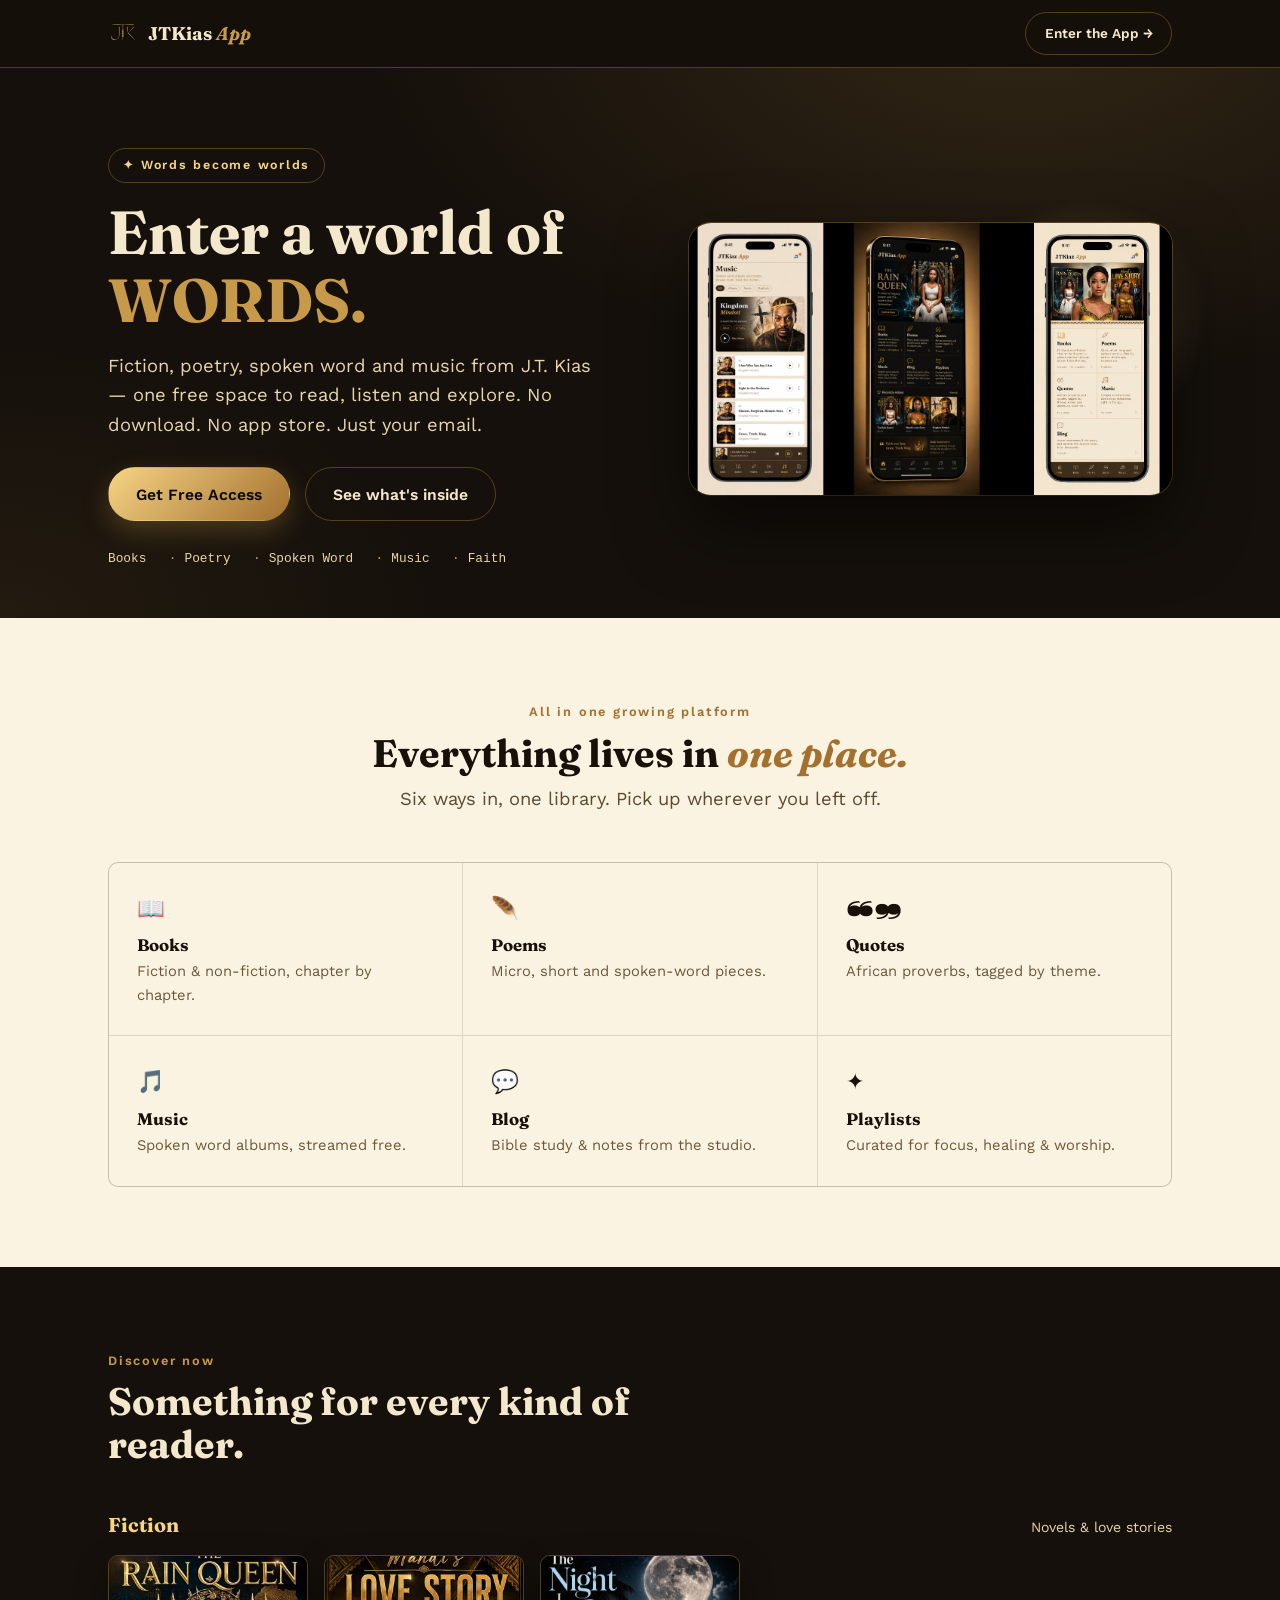
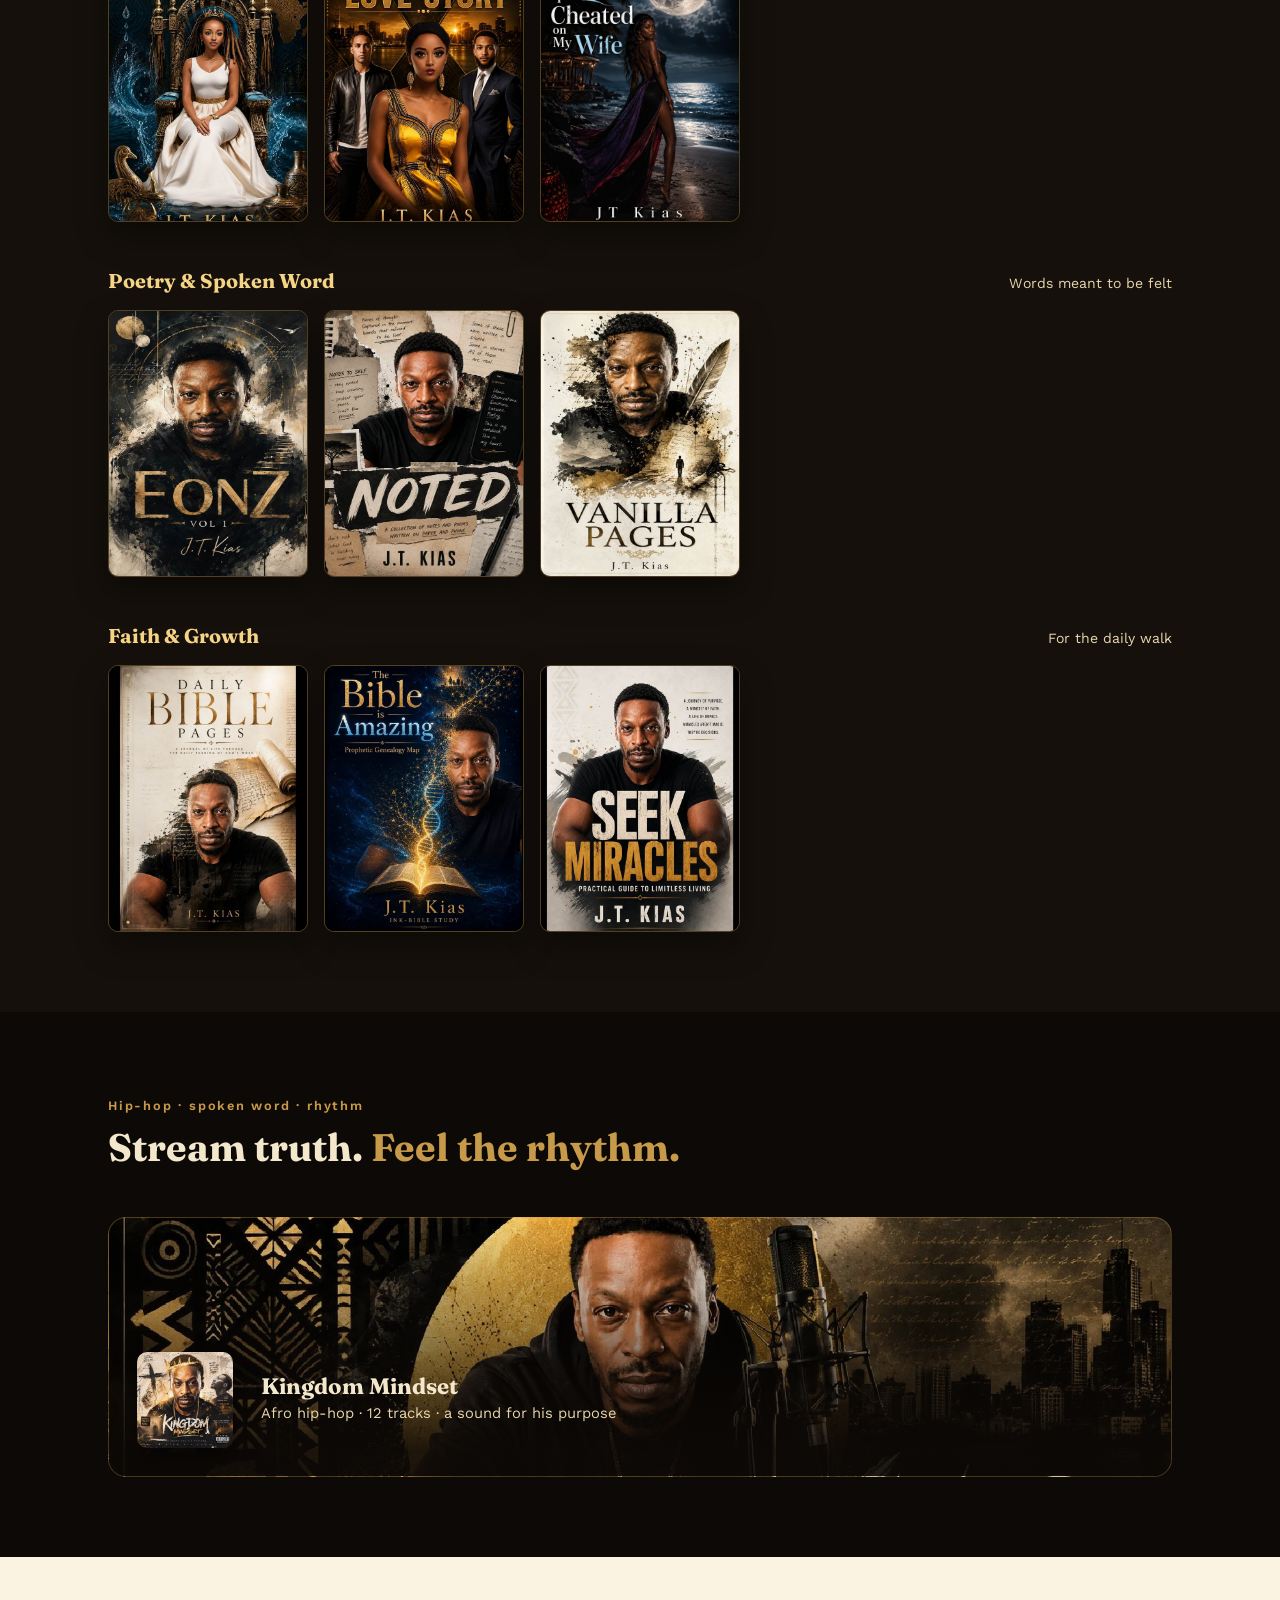
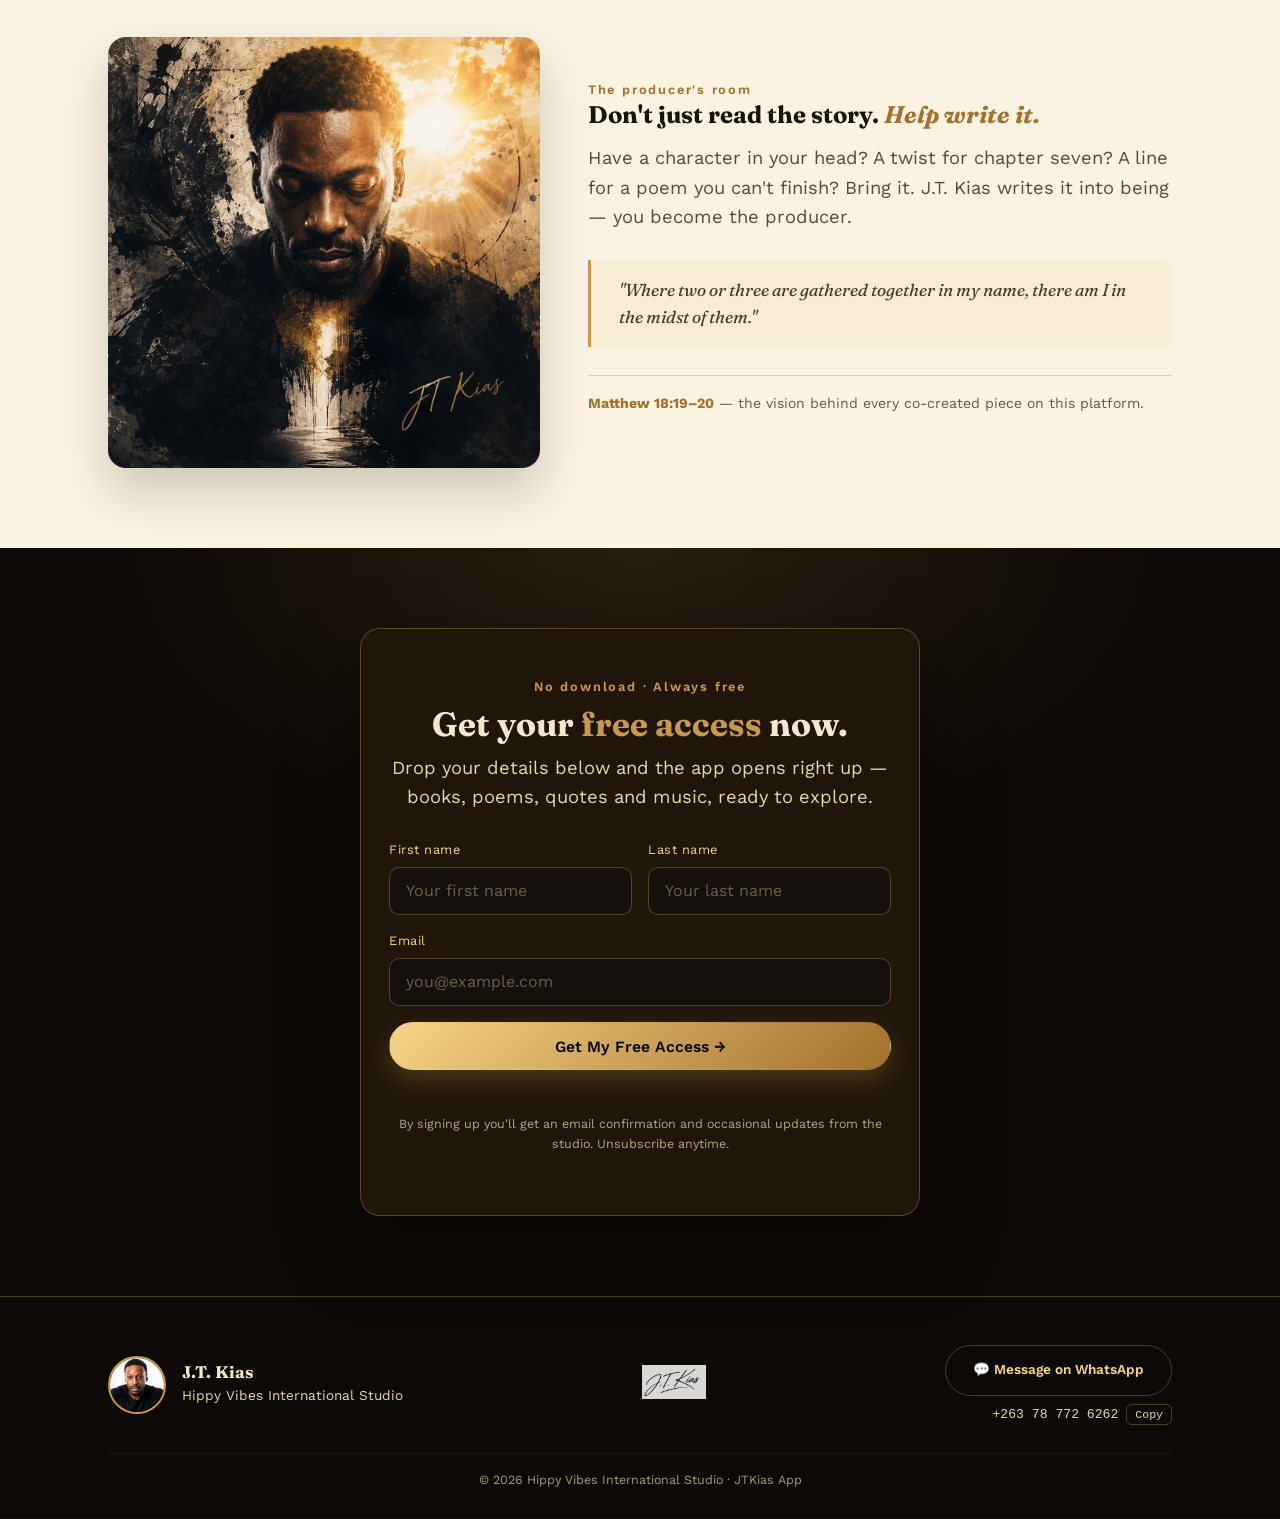
<file: index.html>
<!DOCTYPE html>
<html lang="en">
<head>
<meta charset="UTF-8">
<meta name="viewport" content="width=device-width, initial-scale=1.0">
<title>JTKias App — Enter a World of WORDS</title>
<meta name="description" content="Books, poetry, spoken word and music from J.T. Kias — free, no download, no app store. Sign up to explore the JTKias App.">
<link rel="icon" type="image/png" href="assets/branding/jtk-logo.png">
<link rel="stylesheet" href="css/style.css">
</head>
<body>

<header class="site-header">
  <div class="wrap">
    <a class="brand" href="#top">
      <img src="assets/branding/jtk-logo.png" alt="JTK logo">
      <span>JTKias <em>App</em></span>
    </a>
    <a class="btn btn-outline header-cta" href="#signup" target="_blank" rel="noopener">Enter the App →</a>
  </div>
</header>

<main id="top">

  <!-- ============ HERO ============ -->
  <section class="hero">
    <div class="wrap">
      <div class="hero-copy">
        <span class="hero-kicker">✦ Words become worlds</span>
        <h1>Enter a world of <span class="accent">WORDS.</span></h1>
        <p class="lede">Fiction, poetry, spoken word and music from J.T. Kias — one free space to read, listen and explore. No download. No app store. Just your email.</p>
        <div class="hero-actions">
          <a href="#signup" class="btn btn-gold">Get Free Access</a>
          <a href="#inside" class="btn btn-outline">See what's inside</a>
        </div>
        <div class="hero-tags">
          <span>Books</span><span>Poetry</span><span>Spoken Word</span><span>Music</span><span>Faith</span>
        </div>
      </div>
      <div class="hero-art">
        <img src="assets/phones/collage.jpg" alt="The JTKias App shown on three phones — home, music and library screens">
      </div>
    </div>
  </section>

  <!-- ============ WHAT'S INSIDE ============ -->
  <section class="section section-light" id="inside">
    <div class="wrap">
      <div class="section-head center">
        <span class="eyebrow">All in one growing platform</span>
        <h2>Everything lives in <em class="accent-serif">one place.</em></h2>
        <p class="lede" style="margin-left:auto;margin-right:auto;">Six ways in, one library. Pick up wherever you left off.</p>
      </div>
      <div class="tiles reveal">
        <div class="tile"><span class="tile-icon">📖</span><h3>Books</h3><p>Fiction &amp; non-fiction, chapter by chapter.</p></div>
        <div class="tile"><span class="tile-icon">🪶</span><h3>Poems</h3><p>Micro, short and spoken-word pieces.</p></div>
        <div class="tile"><span class="tile-icon">❝❞</span><h3>Quotes</h3><p>African proverbs, tagged by theme.</p></div>
        <div class="tile"><span class="tile-icon">🎵</span><h3>Music</h3><p>Spoken word albums, streamed free.</p></div>
        <div class="tile"><span class="tile-icon">💬</span><h3>Blog</h3><p>Bible study &amp; notes from the studio.</p></div>
        <div class="tile"><span class="tile-icon">✦</span><h3>Playlists</h3><p>Curated for focus, healing &amp; worship.</p></div>
      </div>
    </div>
  </section>

  <!-- ============ BOOK SHELVES ============ -->
  <section class="section section-dark" id="books">
    <div class="wrap">
      <div class="section-head">
        <span class="eyebrow">Discover now</span>
        <h2>Something for every kind of reader.</h2>
      </div>

      <div class="shelf reveal">
        <div class="shelf-head"><h3>Fiction</h3><p>Novels &amp; love stories</p></div>
        <div class="shelf-row">
          <div class="book-card"><img src="assets/covers/rain-queen.jpg" alt="The Rain Queen — a novel of legacy, power and the waters that remember, by J.T. Kias"></div>
          <div class="book-card"><img src="assets/covers/mandis-love-story.jpg" alt="Mandi's Love Story, a novel by J.T. Kias"></div>
          <div class="book-card"><img src="assets/covers/night-i-cheated.jpg" alt="The Night I Cheated on My Wife, a novel by J.T. Kias"></div>
        </div>
      </div>

      <div class="shelf reveal">
        <div class="shelf-head"><h3>Poetry &amp; Spoken Word</h3><p>Words meant to be felt</p></div>
        <div class="shelf-row">
          <div class="book-card"><img src="assets/covers/eonz.jpg" alt="EONZ Vol. 1, poetry by J.T. Kias"></div>
          <div class="book-card"><img src="assets/covers/noted.jpg" alt="Noted — a collection of notes and poems, by J.T. Kias"></div>
          <div class="book-card"><img src="assets/covers/vanilla-pages.jpg" alt="Vanilla Pages, poetry by J.T. Kias"></div>
        </div>
      </div>

      <div class="shelf reveal">
        <div class="shelf-head"><h3>Faith &amp; Growth</h3><p>For the daily walk</p></div>
        <div class="shelf-row">
          <div class="book-card"><img src="assets/covers/daily-bible-pages.jpg" alt="Daily Bible Pages, a journal by J.T. Kias"></div>
          <div class="book-card"><img src="assets/covers/bible-is-amazing.jpg" alt="The Bible is Amazing — Prophetic Genealogy Map, by J.T. Kias"></div>
          <div class="book-card"><img src="assets/covers/seek-miracles.jpg" alt="Seek Miracles — a practical guide to limitless living, by J.T. Kias"></div>
        </div>
      </div>
    </div>
  </section>

  <!-- ============ MUSIC ============ -->
  <section class="section section-deep" id="music">
    <div class="wrap">
      <div class="section-head">
        <span class="eyebrow">Hip-hop · spoken word · rhythm</span>
        <h2>Stream truth. <span style="color:var(--gold)">Feel the rhythm.</span></h2>
      </div>
      <div class="music-strip reveal" style="background-image:url('assets/music/music-banner.jpg')">
        <div class="music-strip-inner">
          <img class="art" src="assets/music/kingdom-mindset.jpg" alt="Kingdom Mindset album cover">
          <div>
            <h3>Kingdom Mindset</h3>
            <p>Afro hip-hop · 12 tracks · a sound for his purpose</p>
          </div>
        </div>
      </div>
    </div>
  </section>

  <!-- ============ BECOME A CREATOR ============ -->
  <section class="section section-light" id="create">
    <div class="wrap">
      <div class="creator">
        <div class="creator-art reveal">
          <img src="assets/branding/portrait-glow.jpg" alt="J.T. Kias, portrait">
        </div>
        <div class="reveal">
          <span class="eyebrow">The producer's room</span>
          <h2>Don't just read the story. <em class="accent-serif">Help write it.</em></h2>
          <p class="lede" style="max-width:56ch;margin-top:0.9rem;">Have a character in your head? A twist for chapter seven? A line for a poem you can't finish? Bring it. J.T. Kias writes it into being — you become the producer.</p>
          <blockquote>"Where two or three are gathered together in my name, there am I in the midst of them."</blockquote>
          <p class="verse"><strong>Matthew 18:19–20</strong> — the vision behind every co-created piece on this platform.</p>
        </div>
      </div>
    </div>
  </section>

  <!-- ============ SIGNUP ============ -->
  <section class="section signup" id="signup">
    <div class="wrap">
      <div class="signup-card reveal">
        <span class="eyebrow" style="display:block;text-align:center;margin-bottom:0.5rem;">No download · Always free</span>
        <h2>Get your <span style="color:var(--gold)">free access</span> now.</h2>
        <p class="lede">Drop your details below and the app opens right up — books, poems, quotes and music, ready to explore.</p>

        <form id="signup-form" novalidate>
          <div class="name-row">
            <div class="field">
              <label for="first-name">First name</label>
              <input type="text" id="first-name" name="firstName" placeholder="Your first name" required autocomplete="given-name">
            </div>
            <div class="field">
              <label for="last-name">Last name</label>
              <input type="text" id="last-name" name="lastName" placeholder="Your last name" required autocomplete="family-name">
            </div>
          </div>
          <div class="field">
            <label for="email">Email</label>
            <input type="email" id="email" name="email" placeholder="you@example.com" required autocomplete="email">
          </div>
          <button type="submit" class="btn btn-gold btn-block" id="signup-submit">Get My Free Access →</button>
          <p class="form-msg" id="form-msg"></p>
        </form>
        <p class="signup-note">By signing up you'll get an email confirmation and occasional updates from the studio. Unsubscribe anytime.</p>
      </div>
    </div>
  </section>

</main>

<!-- ============ FOOTER / CONTACT ============ -->
<footer class="footer">
  <div class="wrap">
    <div class="footer-grid">
      <div class="footer-contact">
        <img class="avatar" src="assets/branding/profile.jpeg" alt="J.T. Kias">
        <div>
          <h3>J.T. Kias</h3>
          <p>Hippy Vibes International Studio</p>
        </div>
      </div>
      <div class="footer-center">
        <img src="assets/branding/signature.png" alt="J.T. Kias signature">
      </div>
      <div class="footer-links">
        <a class="btn btn-outline wa-link" href="https://wa.me/263787726262" target="_blank" rel="noopener">💬 Message on WhatsApp</a>
        <div class="copy-line">
          <span id="phone-number">+263 78 772 6262</span>
          <button type="button" id="copy-phone">Copy</button>
        </div>
      </div>
    </div>
    <div class="footer-bottom">© <span id="year"></span> Hippy Vibes International Studio · JTKias App</div>
  </div>
</footer>

<script src="js/main.js"></script>
</body>
</html>
</file>
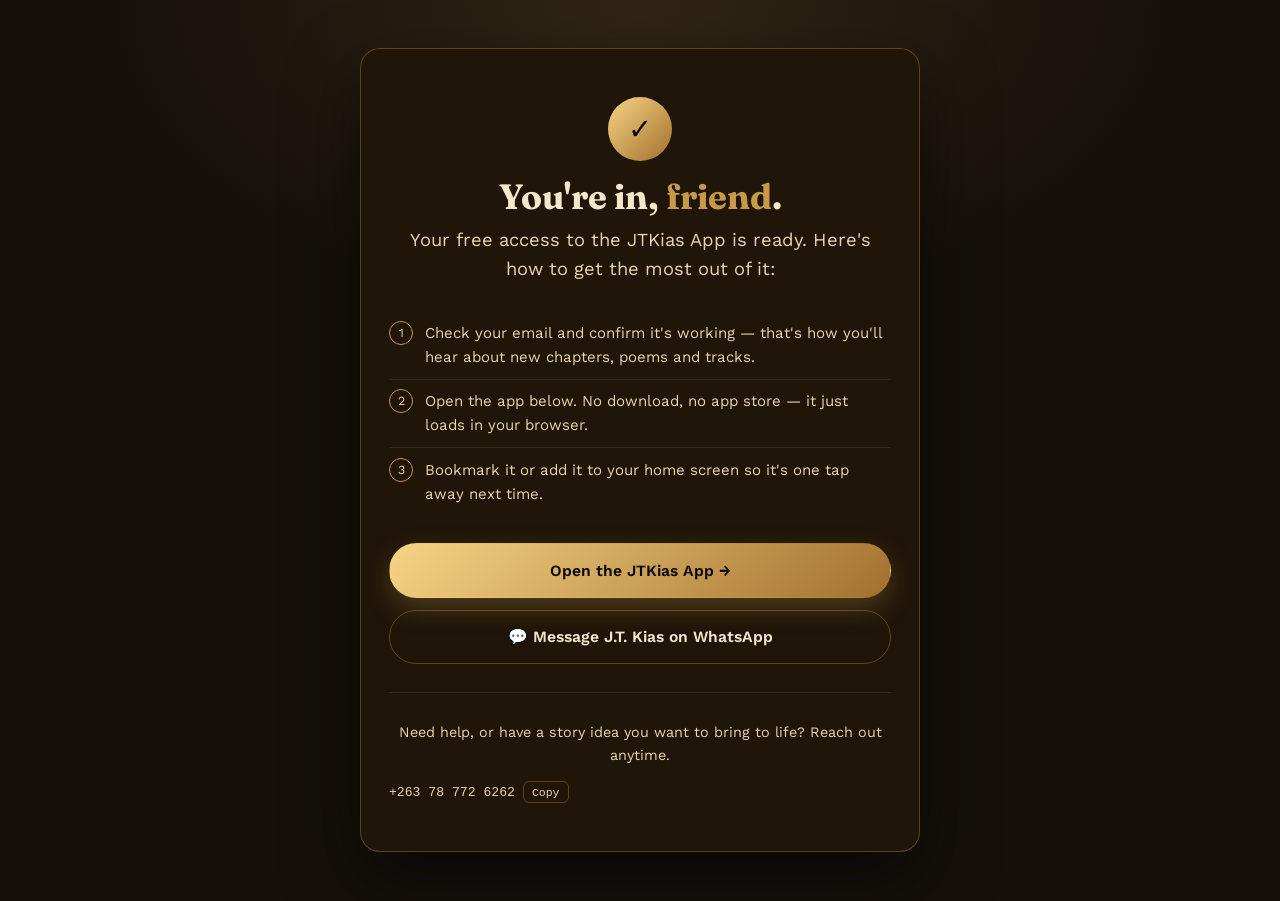
<file: thank-you.html>
<!DOCTYPE html>
<html lang="en">
<head>
<meta charset="UTF-8">
<meta name="viewport" content="width=device-width, initial-scale=1.0">
<title>You're in! — JTKias App</title>
<meta name="robots" content="noindex, nofollow">
<link rel="icon" type="image/png" href="assets/branding/jtk-logo.png">
<link rel="stylesheet" href="css/style.css">
<style>
  .ty-wrap {
    min-height: 100vh;
    display: flex;
    align-items: center;
    justify-content: center;
    padding: var(--space-4) var(--space-3);
    background:
      radial-gradient(900px 520px at 50% 0%, rgba(199,154,73,0.16), transparent 60%),
      var(--night);
  }
  .ty-card {
    max-width: 560px;
    width: 100%;
    text-align: center;
    background: var(--night-dim);
    border: 1px solid var(--line);
    border-radius: 20px;
    padding: var(--space-4) var(--space-3);
    box-shadow: 0 30px 70px rgba(0,0,0,0.5);
    animation: rise 700ms cubic-bezier(.2,.8,.2,1) both;
  }
  .ty-check {
    width: 64px; height: 64px; margin: 0 auto var(--space-2);
    border-radius: 50%;
    background: linear-gradient(135deg, var(--gold-bright), var(--gold-deep));
    display: flex; align-items: center; justify-content: center;
    font-size: 1.8rem; color: var(--night-deep);
  }
  .ty-card h1 { font-size: clamp(1.7rem, 4vw, 2.2rem); margin-bottom: 0.5rem; }
  .ty-card .lede { margin: 0 auto var(--space-3); }
  .ty-steps { text-align: left; margin: var(--space-3) 0; padding: 0; list-style: none; }
  .ty-steps li {
    display: flex; gap: 0.75rem;
    padding: 0.6rem 0;
    border-bottom: 1px solid rgba(199,154,73,0.14);
    font-size: 0.94rem; color: var(--cream-soft);
  }
  .ty-steps li:last-child { border-bottom: none; }
  .ty-steps .num {
    flex-shrink: 0;
    width: 24px; height: 24px;
    border-radius: 50%;
    border: 1px solid var(--gold);
    color: var(--gold-bright);
    font-size: 0.78rem;
    display: flex; align-items: center; justify-content: center;
  }
  .ty-actions { display: flex; flex-direction: column; gap: 0.75rem; margin-top: var(--space-3); }
  .ty-divider { margin: var(--space-3) 0; border: none; border-top: 1px solid rgba(199,154,73,0.16); }
  .ty-contact { font-size: 0.9rem; color: var(--cream-soft); }
  .ty-contact .copy-line { justify-content: center; margin-top: 0.5rem; }
</style>
</head>
<body>

<div class="ty-wrap">
  <div class="ty-card">
    <div class="ty-check">✓</div>
    <h1>You're in, <span id="ty-name" style="color:var(--gold)">friend</span>.</h1>
    <p class="lede" style="margin:0 auto var(--space-2);">Your free access to the JTKias App is ready. Here's how to get the most out of it:</p>

    <ol class="ty-steps">
      <li><span class="num">1</span><span>Check your email and confirm it's working — that's how you'll hear about new chapters, poems and tracks.</span></li>
      <li><span class="num">2</span><span>Open the app below. No download, no app store — it just loads in your browser.</span></li>
      <li><span class="num">3</span><span>Bookmark it or add it to your home screen so it's one tap away next time.</span></li>
    </ol>

    <div class="ty-actions">
      <a href="https://jtkias.github.io/jtkias/" class="btn btn-gold btn-block" target="_blank" rel="noopener">Open the JTKias App →</a>
      <a href="https://wa.me/263787726262" class="btn btn-outline btn-block" target="_blank" rel="noopener">💬 Message J.T. Kias on WhatsApp</a>
    </div>

    <hr class="ty-divider">
    <p class="ty-contact">Need help, or have a story idea you want to bring to life? Reach out anytime.</p>
    <div class="copy-line">
      <span id="phone-number">+263 78 772 6262</span>
      <button type="button" id="copy-phone">Copy</button>
    </div>
  </div>
</div>

<script src="js/main.js"></script>
</body>
</html>
</file>
<file: css/style.css>
@import url('https://fonts.googleapis.com/css2?family=Fraunces:opsz,wght@9..144,500;9..144,600;9..144,700;9..144,900&family=Work+Sans:wght@400;500;600;700&display=swap');

:root {
  --ink: #17110A;
  --parchment: #FBF3E1;
  --parchment-dim: #F3E6C8;
  --night: #15100B;
  --night-dim: #1F1509;
  --night-deep: #0D0906;
  --gold: #C79A49;
  --gold-bright: #F6D485;
  --gold-deep: #A3702E;
  --cream: #F3E8CC;
  --cream-soft: #E7D6AC;
  --brown-soft: #7A5230;
  --line: rgba(199, 154, 73, 0.35);

  --font-display: 'Fraunces', Georgia, serif;
  --font-body: 'Work Sans', sans-serif;

  --measure: 640px;
  --wrap: 1120px;
  --radius: 10px;
  --space-1: 0.5rem;
  --space-2: 1rem;
  --space-3: 1.75rem;
  --space-4: 3rem;
  --space-5: 5rem;
}

* { box-sizing: border-box; }
html { scroll-behavior: smooth; }
body {
  margin: 0;
  font-family: var(--font-body);
  background: var(--night);
  color: var(--cream);
  line-height: 1.6;
  -webkit-font-smoothing: antialiased;
}
img { max-width: 100%; display: block; }
a { color: inherit; text-decoration: none; }
button { font-family: inherit; cursor: pointer; }
.wrap { max-width: var(--wrap); margin: 0 auto; padding: 0 var(--space-3); }
.measure { max-width: var(--measure); margin: 0 auto; }

@media (prefers-reduced-motion: reduce) {
  * { animation: none !important; transition: none !important; }
  html { scroll-behavior: auto; }
}

/* ---------- shared type ---------- */
h1, h2, h3 { font-family: var(--font-display); font-weight: 700; line-height: 1.12; margin: 0; }
.eyebrow {
  font-family: var(--font-body);
  font-size: 0.8rem;
  font-weight: 600;
  letter-spacing: 0.14em;
  color: var(--gold);
}
.section { padding: var(--space-5) 0; }
.section-dark { background: var(--night); color: var(--cream); }
.section-light { background: var(--parchment); color: var(--ink); }
.section-light .eyebrow { color: var(--gold-deep); }
.section-deep { background: var(--night-deep); color: var(--cream); }

.lede { font-size: 1.15rem; color: var(--cream-soft); max-width: 46ch; }
.section-light .lede { color: #5C4A30; }

.btn {
  display: inline-flex;
  align-items: center;
  gap: 0.5rem;
  font-family: var(--font-body);
  font-weight: 600;
  font-size: 0.98rem;
  padding: 0.85rem 1.7rem;
  border-radius: 999px;
  border: 1px solid transparent;
  transition: transform 160ms ease, box-shadow 160ms ease, background 160ms ease;
}
.btn:hover { transform: translateY(-2px); }
.btn-gold {
  background: linear-gradient(135deg, var(--gold-bright), var(--gold-deep));
  color: var(--night-deep);
  box-shadow: 0 10px 26px rgba(199, 154, 73, 0.28);
}
.btn-gold:hover { box-shadow: 0 14px 32px rgba(199, 154, 73, 0.4); }
.btn-outline {
  border-color: var(--line);
  color: var(--cream);
  background: transparent;
}
.btn-outline:hover { border-color: var(--gold); background: rgba(199,154,73,0.08); }
.section-light .btn-outline { color: var(--ink); border-color: rgba(67,41,15,0.3); }
.section-light .btn-outline:hover { background: rgba(67,41,15,0.06); }
.btn-block { width: 100%; justify-content: center; }

/* ---------- header ---------- */
.site-header {
  position: sticky;
  top: 0;
  z-index: 50;
  background: rgba(21, 16, 11, 0.86);
  backdrop-filter: blur(10px);
  border-bottom: 1px solid var(--line);
}
.site-header .wrap {
  display: flex;
  align-items: center;
  justify-content: space-between;
  padding-top: 0.75rem;
  padding-bottom: 0.75rem;
}
.brand { display: flex; align-items: center; gap: 0.6rem; }
.brand img { height: 30px; width: auto; }
.brand span { font-family: var(--font-display); font-weight: 700; font-size: 1.15rem; color: var(--cream); }
.brand span em { font-style: italic; color: var(--gold); }
.header-cta {
  font-size: 0.85rem;
  padding: 0.6rem 1.15rem;
}

/* ---------- hero ---------- */
.hero {
  position: relative;
  overflow: hidden;
  padding: var(--space-5) 0 var(--space-4);
  background:
    radial-gradient(1100px 620px at 80% -10%, rgba(199,154,73,0.16), transparent 60%),
    radial-gradient(800px 500px at 0% 100%, rgba(199,154,73,0.08), transparent 55%),
    var(--night);
}
.hero .wrap {
  display: grid;
  grid-template-columns: 1.05fr 0.95fr;
  gap: var(--space-4);
  align-items: center;
}
.hero-copy { animation: rise 900ms cubic-bezier(.2,.8,.2,1) both; }
.hero-kicker {
  display: inline-flex;
  align-items: center;
  gap: 0.5rem;
  font-size: 0.78rem;
  letter-spacing: 0.14em;
  font-weight: 600;
  color: var(--gold-bright);
  border: 1px solid var(--line);
  padding: 0.4rem 0.9rem;
  border-radius: 999px;
  margin-bottom: var(--space-2);
}
.hero h1 {
  font-size: clamp(2.4rem, 5.2vw, 3.8rem);
  color: var(--cream);
}
.hero h1 .accent { color: var(--gold); }
.accent-serif { font-style: italic; color: var(--gold-deep); }
.section-dark .accent-serif, .section-deep .accent-serif { color: var(--gold); }
.hero p.lede { margin: var(--space-2) 0 var(--space-3); }
.hero-actions { display: flex; flex-wrap: wrap; gap: 0.9rem; }
.hero-tags {
  display: flex; flex-wrap: wrap; gap: 0.5rem 1.4rem;
  margin-top: var(--space-3);
  font-family: var(--font-mono, monospace);
  font-size: 0.8rem;
  color: var(--cream-soft);
}
.hero-tags span::before { content: '·'; color: var(--gold); margin-right: 0.5rem; }
.hero-tags span:first-child::before { content: ''; margin-right: 0; }

.hero-art { position: relative; animation: rise 1100ms 120ms cubic-bezier(.2,.8,.2,1) both; }
.hero-art img {
  border-radius: 22px;
  box-shadow: 0 30px 70px rgba(0,0,0,0.55), 0 0 0 1px var(--line);
}
.hero-art::after {
  content: '';
  position: absolute;
  inset: -14% -10% auto auto;
  width: 55%;
  aspect-ratio: 1;
  background: radial-gradient(circle, rgba(246,212,133,0.25), transparent 65%);
  z-index: -1;
  filter: blur(4px);
}

@keyframes rise {
  from { opacity: 0; transform: translateY(18px); }
  to { opacity: 1; transform: translateY(0); }
}

/* ---------- feature tiles (light band) ---------- */
.tiles {
  display: grid;
  grid-template-columns: repeat(3, 1fr);
  gap: 1px;
  background: rgba(67,41,15,0.14);
  border: 1px solid rgba(67,41,15,0.14);
  border-radius: var(--radius);
  overflow: hidden;
  margin-top: var(--space-4);
}
.tile {
  background: var(--parchment);
  padding: var(--space-3);
  transition: background 160ms ease;
}
.tile:hover { background: var(--parchment-dim); }
.tile .tile-icon { font-size: 1.4rem; margin-bottom: 0.6rem; display: block; }
.tile h3 { font-size: 1.05rem; margin-bottom: 0.35rem; }
.tile p { margin: 0; font-size: 0.92rem; color: #6B583B; }

/* ---------- section headers ---------- */
.section-head { max-width: 640px; margin-bottom: var(--space-4); }
.section-head h2 { font-size: clamp(1.7rem, 3.4vw, 2.4rem); margin-top: 0.5rem; }
.section-head .lede { margin-top: 0.6rem; }
.section-head.center { margin-left: auto; margin-right: auto; text-align: center; }

/* ---------- book shelves ---------- */
.shelf { margin-bottom: var(--space-4); }
.shelf:last-child { margin-bottom: 0; }
.shelf-head { display: flex; align-items: baseline; justify-content: space-between; gap: 1rem; margin-bottom: var(--space-2); }
.shelf-head h3 { font-size: 1.25rem; color: var(--gold-bright); }
.shelf-head p { margin: 0; font-size: 0.88rem; color: var(--cream-soft); }
.shelf-row {
  display: grid;
  grid-template-columns: repeat(auto-fill, minmax(150px, 200px));
  justify-content: start;
  gap: var(--space-2);
}
.book-card {
  position: relative;
  border-radius: 10px;
  overflow: hidden;
  aspect-ratio: 3/4;
  box-shadow: 0 14px 32px rgba(0,0,0,0.4);
  transition: transform 220ms ease, box-shadow 220ms ease;
  border: 1px solid var(--line);
}
.book-card:hover { transform: translateY(-6px); box-shadow: 0 20px 40px rgba(0,0,0,0.5); }
.book-card img { width: 100%; height: 100%; object-fit: cover; }

/* ---------- music strip ---------- */
.music-strip {
  position: relative;
  border-radius: 18px;
  overflow: hidden;
  border: 1px solid var(--line);
  min-height: 260px;
  display: flex;
  align-items: flex-end;
  background-size: cover;
  background-position: center;
}
.music-strip::before {
  content: '';
  position: absolute; inset: 0;
  background: linear-gradient(0deg, rgba(13,9,6,0.92) 10%, rgba(13,9,6,0.35) 60%, transparent 100%);
}
.music-strip-inner { position: relative; padding: var(--space-3); display: flex; align-items: center; gap: var(--space-3); flex-wrap: wrap; }
.music-strip-inner img.art { width: 96px; height: 96px; border-radius: 10px; object-fit: cover; box-shadow: 0 10px 22px rgba(0,0,0,0.5); flex-shrink: 0; }
.music-strip-inner h3 { font-size: 1.4rem; color: var(--cream); margin-bottom: 0.2rem; }
.music-strip-inner p { margin: 0; color: var(--cream-soft); font-size: 0.92rem; }

/* ---------- producer / creator section ---------- */
.creator {
  display: grid;
  grid-template-columns: 0.85fr 1.15fr;
  gap: var(--space-4);
  align-items: center;
}
.creator-art { position: relative; }
.creator-art img { border-radius: 18px; box-shadow: 0 24px 50px rgba(0,0,0,0.18); }
.creator blockquote {
  margin: var(--space-3) 0;
  padding: var(--space-2) var(--space-3);
  border-left: 3px solid var(--gold);
  font-family: var(--font-display);
  font-style: italic;
  font-size: 1.08rem;
  color: #4A3820;
  background: rgba(199,154,73,0.08);
  border-radius: 0 8px 8px 0;
}
.creator .verse {
  font-size: 0.88rem;
  color: #6B583B;
  border-top: 1px solid rgba(67,41,15,0.18);
  padding-top: var(--space-2);
  margin-top: var(--space-3);
}
.creator .verse strong { color: var(--gold-deep); }

/* ---------- signup ---------- */
.signup {
  background:
    radial-gradient(900px 500px at 50% 0%, rgba(199,154,73,0.14), transparent 60%),
    var(--night-deep);
  position: relative;
}
.signup-card {
  max-width: 560px;
  margin: 0 auto;
  background: var(--night-dim);
  border: 1px solid var(--line);
  border-radius: 20px;
  padding: var(--space-4) var(--space-3);
  box-shadow: 0 30px 70px rgba(0,0,0,0.5);
}
.signup-card h2 { font-size: clamp(1.6rem, 3.6vw, 2.1rem); text-align: center; }
.signup-card .lede { text-align: center; margin: 0.6rem auto var(--space-3); color: var(--cream-soft); }
.field { margin-bottom: 1rem; }
.field label { display: block; font-size: 0.8rem; letter-spacing: 0.04em; color: var(--gold-bright); margin-bottom: 0.4rem; }
.field input {
  width: 100%;
  font-family: var(--font-body);
  font-size: 1rem;
  padding: 0.85rem 1rem;
  border-radius: 10px;
  border: 1px solid var(--line);
  background: var(--night);
  color: var(--cream);
  outline: none;
  transition: border-color 160ms ease, box-shadow 160ms ease;
}
.field input::placeholder { color: rgba(231, 214, 172, 0.4); }
.field input:focus { border-color: var(--gold); box-shadow: 0 0 0 3px rgba(199,154,73,0.18); }
.name-row { display: grid; grid-template-columns: 1fr 1fr; gap: 1rem; }
.signup-note { font-size: 0.78rem; color: var(--cream-soft); text-align: center; margin-top: 0.9rem; opacity: 0.75; }
.form-msg { text-align: center; font-size: 0.88rem; margin-top: 0.8rem; min-height: 1.2em; }
.form-msg.error { color: #E8A2A2; }
.form-msg.loading { color: var(--gold-bright); }

/* ---------- footer / contact ---------- */
.footer { background: var(--night-deep); border-top: 1px solid var(--line); }
.footer .wrap { padding-top: var(--space-4); padding-bottom: var(--space-3); }
.footer-grid {
  display: grid;
  grid-template-columns: auto 1fr auto;
  gap: var(--space-4);
  align-items: center;
}
.footer-contact { display: flex; align-items: center; gap: 1rem; }
.footer-contact img.avatar { width: 58px; height: 58px; border-radius: 50%; object-fit: cover; border: 2px solid var(--gold); }
.footer-contact h3 { font-size: 1.05rem; color: var(--cream); margin-bottom: 0.15rem; }
.footer-contact p { margin: 0; font-size: 0.85rem; color: var(--cream-soft); }
.footer-center { text-align: center; }
.footer-center img { height: 34px; margin: 0 auto 0.4rem; opacity: 0.85; }
.footer-links { display: flex; flex-direction: column; align-items: flex-end; gap: 0.5rem; }
.wa-link { font-size: 0.85rem; color: var(--gold-bright); }
.copy-line {
  display: flex; align-items: center; gap: 0.5rem;
  font-family: var(--font-mono, monospace);
  font-size: 0.82rem; color: var(--cream-soft);
}
.copy-line button {
  border: 1px solid var(--line);
  background: transparent;
  color: var(--cream-soft);
  border-radius: 6px;
  padding: 0.2rem 0.5rem;
  font-size: 0.72rem;
}
.copy-line button:hover { border-color: var(--gold); color: var(--gold-bright); }
.footer-bottom {
  margin-top: var(--space-3);
  padding-top: var(--space-2);
  border-top: 1px solid rgba(199,154,73,0.14);
  font-size: 0.78rem;
  color: var(--cream-soft);
  opacity: 0.7;
  text-align: center;
}

/* ---------- responsive ---------- */
@media (max-width: 880px) {
  .hero .wrap { grid-template-columns: 1fr; }
  .hero-art { order: -1; }
  .tiles { grid-template-columns: 1fr 1fr; }
  .creator { grid-template-columns: 1fr; }
  .creator-art { max-width: 320px; margin: 0 auto; }
  .footer-grid { grid-template-columns: 1fr; text-align: center; }
  .footer-contact { justify-content: center; }
  .footer-links { align-items: center; }
}
@media (max-width: 560px) {
  .section { padding: var(--space-4) 0; }
  .tiles { grid-template-columns: 1fr; }
  .name-row { grid-template-columns: 1fr; }
  .signup-card { padding: var(--space-3) var(--space-2); border-radius: 16px; }
  .shelf-row { grid-template-columns: repeat(2, 1fr); }
  .hero-actions { flex-direction: column; align-items: stretch; }
  .music-strip-inner { flex-direction: column; align-items: flex-start; }
}

/* ---------- reveal-on-scroll (single orchestrated pass) ---------- */
.reveal { opacity: 0; transform: translateY(16px); transition: opacity 700ms ease, transform 700ms ease; }
.reveal.in { opacity: 1; transform: translateY(0); }
</file>
